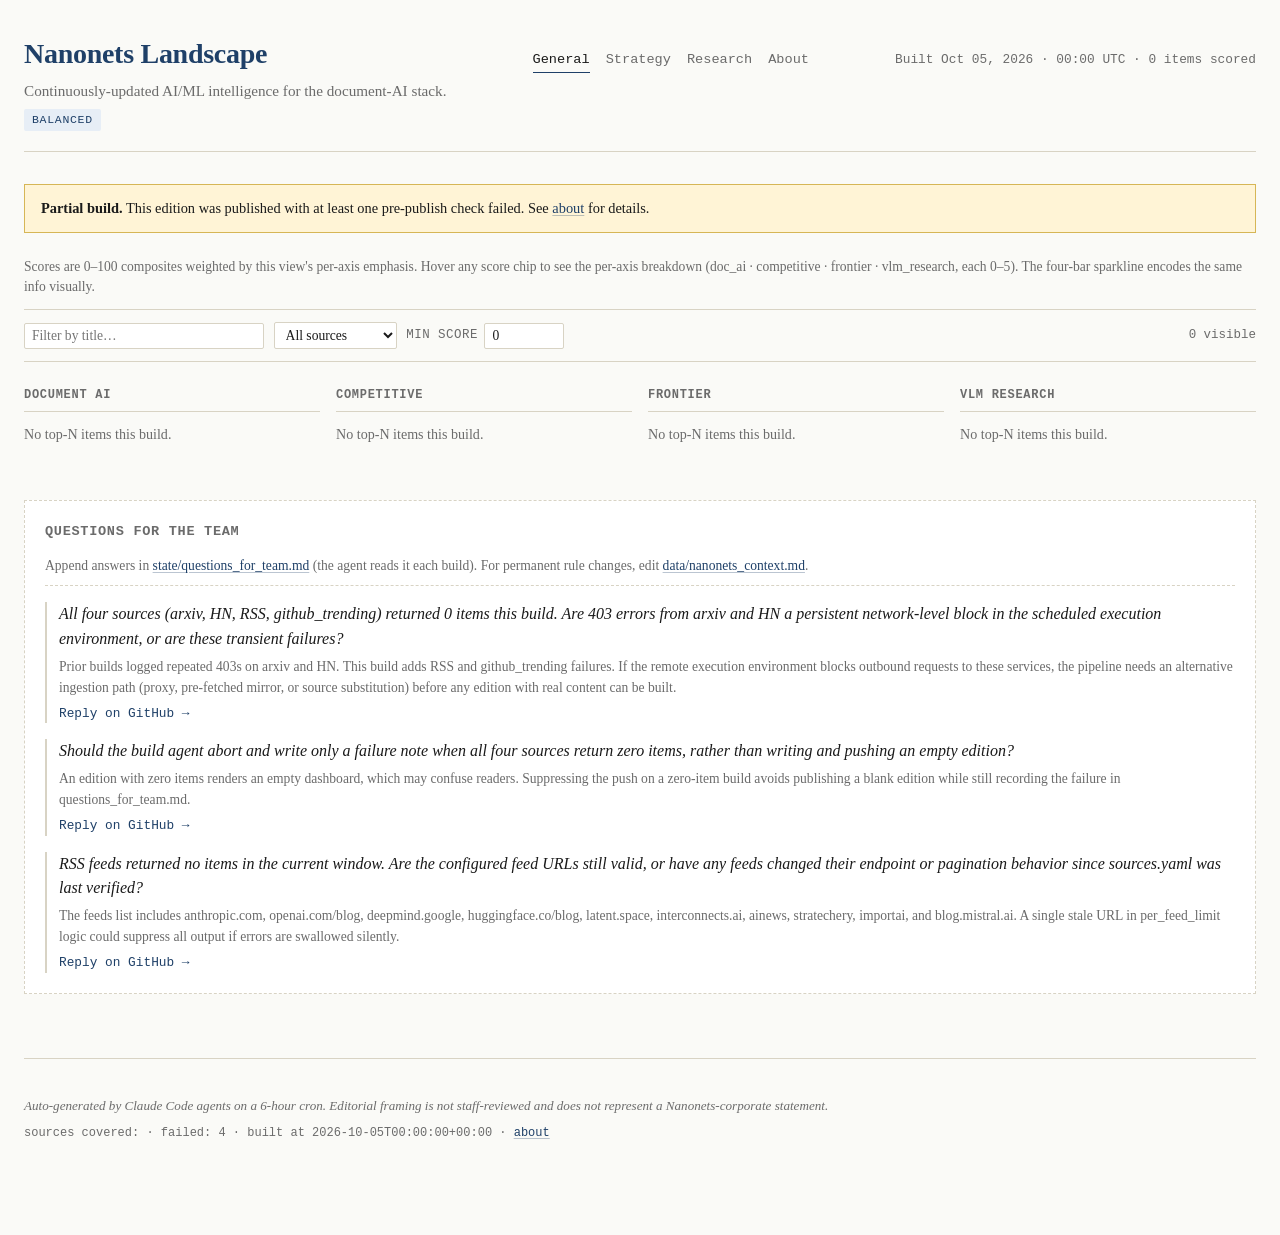
<file: docs/index.html>
<!DOCTYPE html>
<html lang="en">
<head>
  <meta charset="utf-8">
  <meta name="viewport" content="width=device-width, initial-scale=1.0">
  <meta http-equiv="cache-control" content="max-age=300">
  <title>Nanonets Landscape</title>
  <link rel="stylesheet" href="assets/styles.css">
  <style>:root { --color-accent: #1f4068; }</style>
</head>
<body data-view="default">

<header class="site-header">
  <div>
    <h1>Nanonets Landscape</h1>
    <p class="subtitle">Continuously-updated AI/ML intelligence for the document-AI stack.</p>
    <p class="emphasis-tag">Balanced</p>
  </div>
  <nav class="site-nav" aria-label="Audience views">
    <a href="index.html" class="current">General</a>
    <a href="for-prathamesh.html" >Strategy</a>
    <a href="for-dl-team.html" >Research</a>
    <a href="about.html">About</a>
  </nav>
  <span class="built-at">Built Oct 05, 2026 · 00:00 UTC · 0 items scored</span>
</header>

<div class="partial-banner">
  <strong>Partial build.</strong> This edition was published with at least one
  pre-publish check failed. See <a href="about.html">about</a> for details.
</div>

<p class="score-legend">
  Scores are 0–100 composites weighted by this view's per-axis emphasis. Hover any score chip to see the per-axis breakdown
  (doc_ai · competitive · frontier · vlm_research, each 0–5). The four-bar sparkline encodes the same info visually.
</p>

<section class="controls" aria-label="Filter and sort controls">
  <input type="search" id="filter-text" placeholder="Filter by title…" aria-label="Filter by title">
  <select id="filter-source" aria-label="Filter by source">
    <option value="">All sources</option>
    <option value="arxiv">arxiv</option>
    <option value="hn">hn</option>
    <option value="rss">rss</option>
    <option value="github_trending">github_trending</option>
  </select>
  <label>Min score
    <input type="number" id="filter-min" min="0" max="100" step="5" value="0" aria-label="Minimum composite score">
  </label>
  <span id="filter-count" class="filter-count"></span>
</section>


<section class="axes" aria-label="Items by axis">
  <div class="axis-col" data-axis="doc_ai">
    <h2>Document AI</h2>
      <p class="item-summary">No top-N items this build.</p>
  </div>
  <div class="axis-col" data-axis="competitive">
    <h2>Competitive</h2>
      <p class="item-summary">No top-N items this build.</p>
  </div>
  <div class="axis-col" data-axis="frontier">
    <h2>Frontier</h2>
      <p class="item-summary">No top-N items this build.</p>
  </div>
  <div class="axis-col" data-axis="vlm_research">
    <h2>VLM research</h2>
      <p class="item-summary">No top-N items this build.</p>
  </div>
</section>

<aside class="ai-partner" aria-label="Questions from your AI partner">
  <h2>Questions for the team</h2>
  <p class="ai-partner-howto">
    Append answers in
    <a href="https://github.com/shehral/nn-landscape/blob/main/state/questions_for_team.md" target="_blank" rel="noopener">state/questions_for_team.md</a>
    (the agent reads it each build). For permanent rule changes, edit
    <a href="https://github.com/shehral/nn-landscape/blob/main/data/nanonets_context.md" target="_blank" rel="noopener">data/nanonets_context.md</a>.
  </p>
  <div class="question">
    <p class="question-text">All four sources (arxiv, HN, RSS, github_trending) returned 0 items this build. Are 403 errors from arxiv and HN a persistent network-level block in the scheduled execution environment, or are these transient failures?</p>
    <p class="question-context">Prior builds logged repeated 403s on arxiv and HN. This build adds RSS and github_trending failures. If the remote execution environment blocks outbound requests to these services, the pipeline needs an alternative ingestion path (proxy, pre-fetched mirror, or source substitution) before any edition with real content can be built.</p>
    <p class="question-reply"><a href="https://github.com/shehral/nn-landscape/edit/main/state/questions_for_team.md" target="_blank" rel="noopener">Reply on GitHub →</a></p>
  </div>
  <div class="question">
    <p class="question-text">Should the build agent abort and write only a failure note when all four sources return zero items, rather than writing and pushing an empty edition?</p>
    <p class="question-context">An edition with zero items renders an empty dashboard, which may confuse readers. Suppressing the push on a zero-item build avoids publishing a blank edition while still recording the failure in questions_for_team.md.</p>
    <p class="question-reply"><a href="https://github.com/shehral/nn-landscape/edit/main/state/questions_for_team.md" target="_blank" rel="noopener">Reply on GitHub →</a></p>
  </div>
  <div class="question">
    <p class="question-text">RSS feeds returned no items in the current window. Are the configured feed URLs still valid, or have any feeds changed their endpoint or pagination behavior since sources.yaml was last verified?</p>
    <p class="question-context">The feeds list includes anthropic.com, openai.com/blog, deepmind.google, huggingface.co/blog, latent.space, interconnects.ai, ainews, stratechery, importai, and blog.mistral.ai. A single stale URL in per_feed_limit logic could suppress all output if errors are swallowed silently.</p>
    <p class="question-reply"><a href="https://github.com/shehral/nn-landscape/edit/main/state/questions_for_team.md" target="_blank" rel="noopener">Reply on GitHub →</a></p>
  </div>
</aside>

<footer class="site-footer">
  <p class="disclaimer">
    Auto-generated by Claude Code agents on a 6-hour cron. Editorial framing
    is not staff-reviewed and does not represent a Nanonets-corporate
    statement.
  </p>
  <p class="provenance">
    sources covered:     · failed: 4 · built at 2026-10-05T00:00:00+00:00
    · <a href="about.html">about</a>
  </p>
</footer>

<script>
(function() {
  const filterText = document.getElementById('filter-text');
  const filterSource = document.getElementById('filter-source');
  const filterMin = document.getElementById('filter-min');
  const count = document.getElementById('filter-count');
  const items = Array.from(document.querySelectorAll('article.item, .more-items li'));

  function apply() {
    const needle = (filterText.value || '').toLowerCase();
    const source = filterSource.value;
    const minScore = parseInt(filterMin.value, 10) || 0;
    let visible = 0;
    items.forEach(el => {
      const score = parseInt(el.dataset.score, 10) || 0;
      const src = el.dataset.source;
      const text = (el.textContent || '').toLowerCase();
      const ok = (!needle || text.indexOf(needle) >= 0)
              && (!source || src === source)
              && (score >= minScore);
      el.style.display = ok ? '' : 'none';
      if (ok) visible += 1;
    });
    count.textContent = visible + ' visible';
  }

  filterText.addEventListener('input', apply);
  filterSource.addEventListener('change', apply);
  filterMin.addEventListener('input', apply);
  apply();
})();
</script>

</body>
</html>
</file>
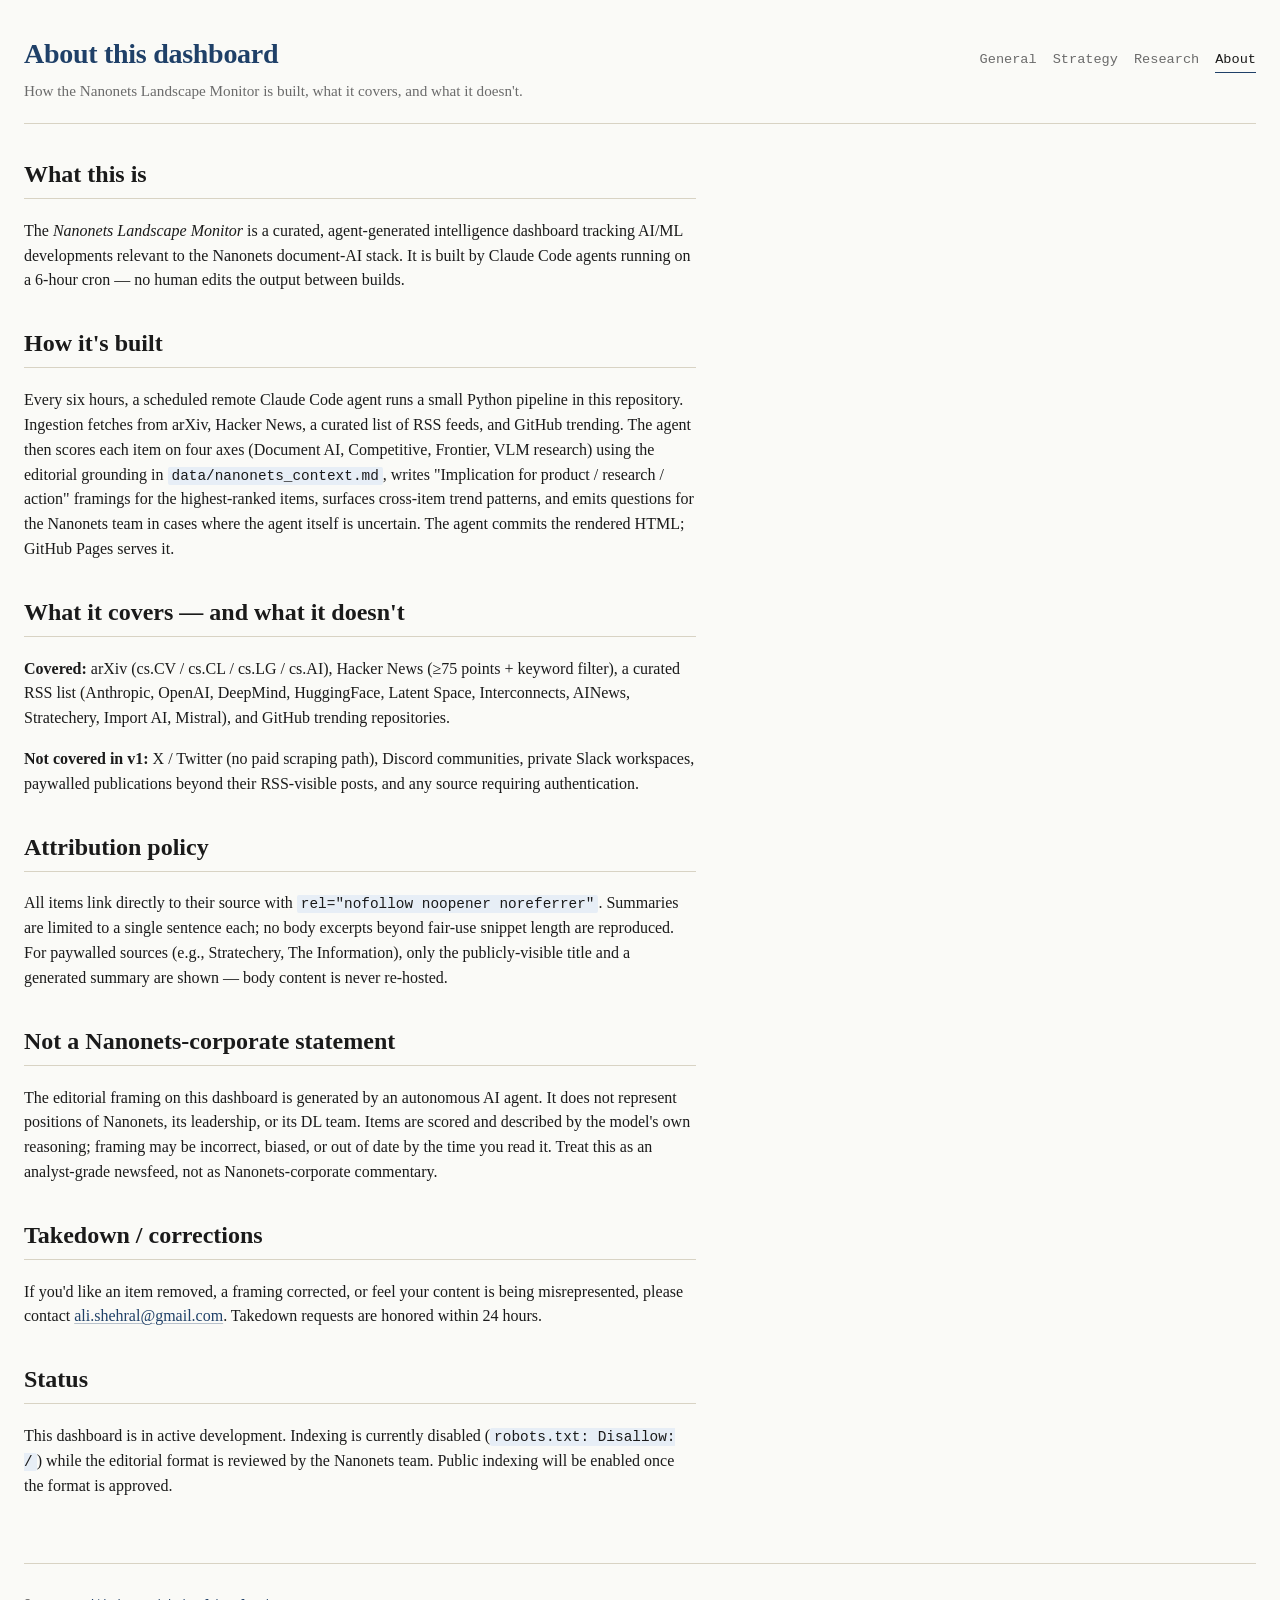
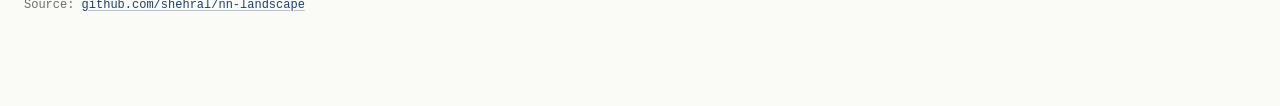
<file: docs/about.html>
<!DOCTYPE html>
<html lang="en">
<head>
  <meta charset="utf-8">
  <meta name="viewport" content="width=device-width, initial-scale=1.0">
  <title>About — Nanonets Landscape</title>
  <link rel="stylesheet" href="assets/styles.css">
</head>
<body>

<header class="site-header">
  <div>
    <h1>About this dashboard</h1>
    <p class="subtitle">How the Nanonets Landscape Monitor is built, what it covers, and what it doesn't.</p>
  </div>
  <nav class="site-nav" aria-label="Audience views">
    <a href="index.html">General</a>
    <a href="for-prathamesh.html">Strategy</a>
    <a href="for-dl-team.html">Research</a>
    <a href="about.html" class="current">About</a>
  </nav>
</header>

<main class="about-content">

<h2>What this is</h2>
<p>
  The <em>Nanonets Landscape Monitor</em> is a curated, agent-generated
  intelligence dashboard tracking AI/ML developments relevant to the
  Nanonets document-AI stack. It is built by Claude Code agents running
  on a 6-hour cron — no human edits the output between builds.
</p>

<h2>How it's built</h2>
<p>
  Every six hours, a scheduled remote Claude Code agent runs a small
  Python pipeline in this repository. Ingestion fetches from arXiv,
  Hacker News, a curated list of RSS feeds, and GitHub trending. The
  agent then scores each item on four axes (Document AI, Competitive,
  Frontier, VLM research) using the editorial grounding in
  <code>data/nanonets_context.md</code>, writes "Implication for product
  / research / action" framings for the highest-ranked items, surfaces
  cross-item trend patterns, and emits questions for the Nanonets team
  in cases where the agent itself is uncertain. The agent commits the
  rendered HTML; GitHub Pages serves it.
</p>

<h2>What it covers — and what it doesn't</h2>
<p>
  <strong>Covered:</strong> arXiv (cs.CV / cs.CL / cs.LG / cs.AI),
  Hacker News (≥75 points + keyword filter), a curated RSS list
  (Anthropic, OpenAI, DeepMind, HuggingFace, Latent Space, Interconnects,
  AINews, Stratechery, Import AI, Mistral), and GitHub trending
  repositories.
</p>
<p>
  <strong>Not covered in v1:</strong> X / Twitter (no paid scraping
  path), Discord communities, private Slack workspaces, paywalled
  publications beyond their RSS-visible posts, and any source requiring
  authentication.
</p>

<h2>Attribution policy</h2>
<p>
  All items link directly to their source with <code>rel="nofollow noopener
  noreferrer"</code>. Summaries are limited to a single sentence each;
  no body excerpts beyond fair-use snippet length are reproduced. For
  paywalled sources (e.g., Stratechery, The Information), only the
  publicly-visible title and a generated summary are shown — body
  content is never re-hosted.
</p>

<h2>Not a Nanonets-corporate statement</h2>
<p>
  The editorial framing on this dashboard is generated by an autonomous
  AI agent. It does not represent positions of Nanonets, its leadership,
  or its DL team. Items are scored and described by the model's own
  reasoning; framing may be incorrect, biased, or out of date by the
  time you read it. Treat this as an analyst-grade newsfeed, not as
  Nanonets-corporate commentary.
</p>

<h2>Takedown / corrections</h2>
<p>
  If you'd like an item removed, a framing corrected, or feel your
  content is being misrepresented, please contact
  <a href="mailto:ali.shehral@gmail.com">ali.shehral@gmail.com</a>.
  Takedown requests are honored within 24 hours.
</p>

<h2>Status</h2>
<p>
  This dashboard is in active development. Indexing is currently
  disabled (<code>robots.txt: Disallow: /</code>) while the editorial
  format is reviewed by the Nanonets team. Public indexing will be
  enabled once the format is approved.
</p>

</main>

<footer class="site-footer">
  <p class="provenance">
    Source: <a href="https://github.com/shehral/nn-landscape">github.com/shehral/nn-landscape</a>
  </p>
</footer>

</body>
</html>
</file>
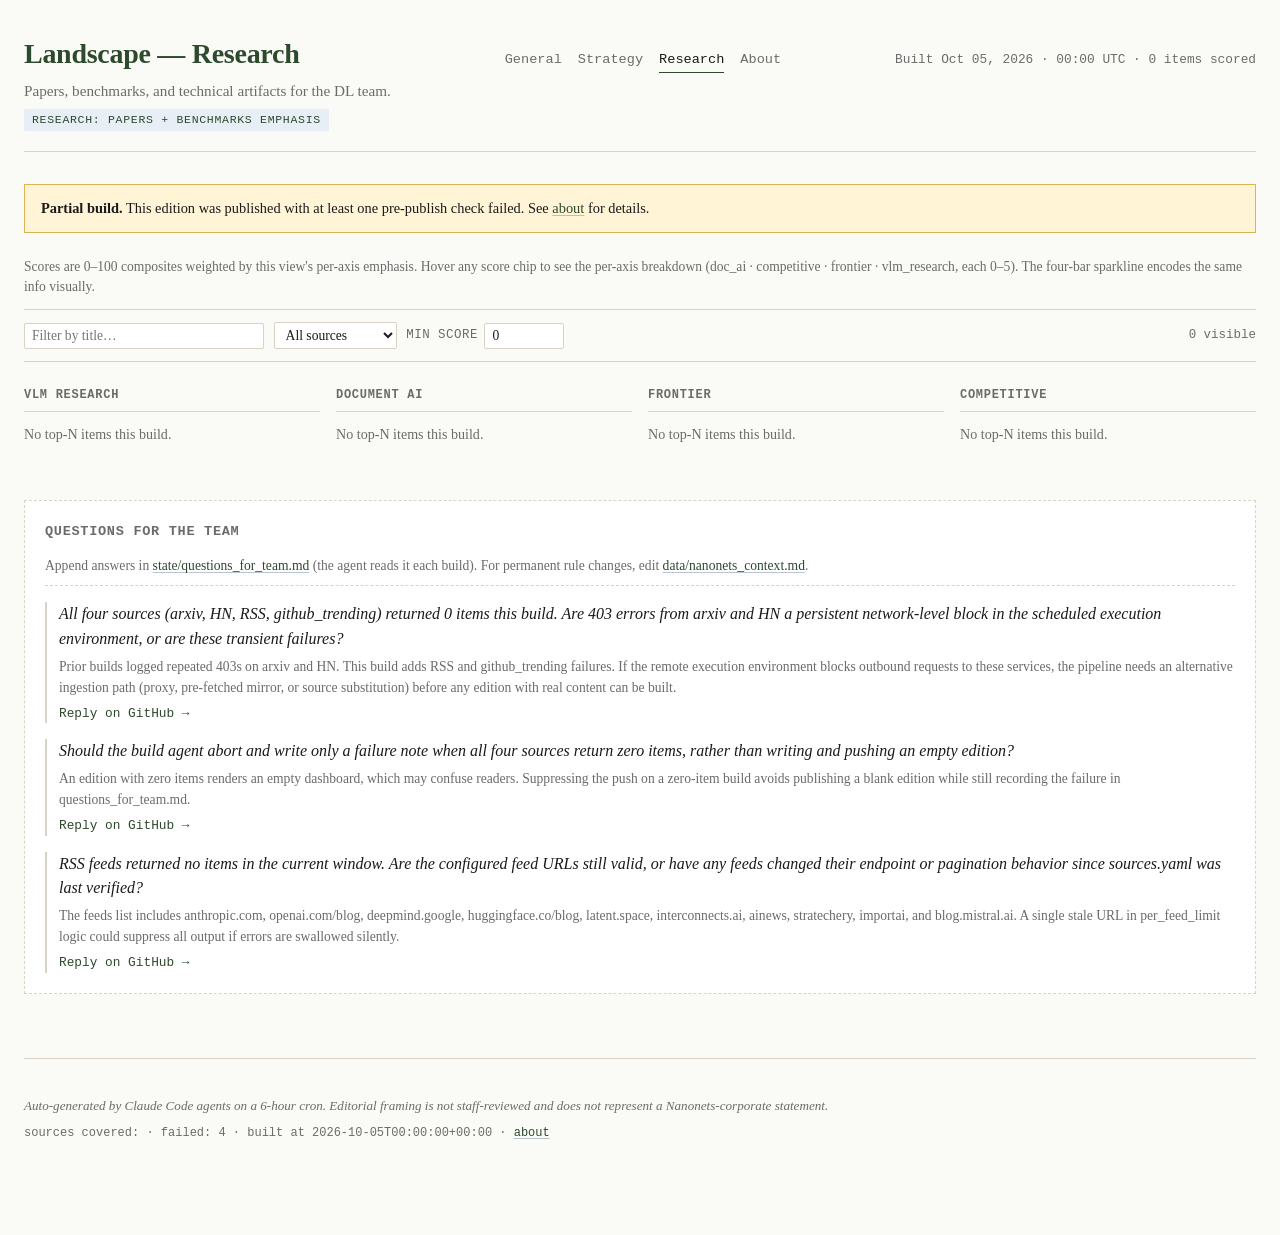
<file: docs/for-dl-team.html>
<!DOCTYPE html>
<html lang="en">
<head>
  <meta charset="utf-8">
  <meta name="viewport" content="width=device-width, initial-scale=1.0">
  <meta http-equiv="cache-control" content="max-age=300">
  <title>Landscape — Research</title>
  <link rel="stylesheet" href="assets/styles.css">
  <style>:root { --color-accent: #2d4a2d; }</style>
</head>
<body data-view="dl_team">

<header class="site-header">
  <div>
    <h1>Landscape — Research</h1>
    <p class="subtitle">Papers, benchmarks, and technical artifacts for the DL team.</p>
    <p class="emphasis-tag">Research: papers + benchmarks emphasis</p>
  </div>
  <nav class="site-nav" aria-label="Audience views">
    <a href="index.html" >General</a>
    <a href="for-prathamesh.html" >Strategy</a>
    <a href="for-dl-team.html" class="current">Research</a>
    <a href="about.html">About</a>
  </nav>
  <span class="built-at">Built Oct 05, 2026 · 00:00 UTC · 0 items scored</span>
</header>

<div class="partial-banner">
  <strong>Partial build.</strong> This edition was published with at least one
  pre-publish check failed. See <a href="about.html">about</a> for details.
</div>

<p class="score-legend">
  Scores are 0–100 composites weighted by this view's per-axis emphasis. Hover any score chip to see the per-axis breakdown
  (doc_ai · competitive · frontier · vlm_research, each 0–5). The four-bar sparkline encodes the same info visually.
</p>

<section class="controls" aria-label="Filter and sort controls">
  <input type="search" id="filter-text" placeholder="Filter by title…" aria-label="Filter by title">
  <select id="filter-source" aria-label="Filter by source">
    <option value="">All sources</option>
    <option value="arxiv">arxiv</option>
    <option value="hn">hn</option>
    <option value="rss">rss</option>
    <option value="github_trending">github_trending</option>
  </select>
  <label>Min score
    <input type="number" id="filter-min" min="0" max="100" step="5" value="0" aria-label="Minimum composite score">
  </label>
  <span id="filter-count" class="filter-count"></span>
</section>


<section class="axes" aria-label="Items by axis">
  <div class="axis-col" data-axis="vlm_research">
    <h2>VLM research</h2>
      <p class="item-summary">No top-N items this build.</p>
  </div>
  <div class="axis-col" data-axis="doc_ai">
    <h2>Document AI</h2>
      <p class="item-summary">No top-N items this build.</p>
  </div>
  <div class="axis-col" data-axis="frontier">
    <h2>Frontier</h2>
      <p class="item-summary">No top-N items this build.</p>
  </div>
  <div class="axis-col" data-axis="competitive">
    <h2>Competitive</h2>
      <p class="item-summary">No top-N items this build.</p>
  </div>
</section>

<aside class="ai-partner" aria-label="Questions from your AI partner">
  <h2>Questions for the team</h2>
  <p class="ai-partner-howto">
    Append answers in
    <a href="https://github.com/shehral/nn-landscape/blob/main/state/questions_for_team.md" target="_blank" rel="noopener">state/questions_for_team.md</a>
    (the agent reads it each build). For permanent rule changes, edit
    <a href="https://github.com/shehral/nn-landscape/blob/main/data/nanonets_context.md" target="_blank" rel="noopener">data/nanonets_context.md</a>.
  </p>
  <div class="question">
    <p class="question-text">All four sources (arxiv, HN, RSS, github_trending) returned 0 items this build. Are 403 errors from arxiv and HN a persistent network-level block in the scheduled execution environment, or are these transient failures?</p>
    <p class="question-context">Prior builds logged repeated 403s on arxiv and HN. This build adds RSS and github_trending failures. If the remote execution environment blocks outbound requests to these services, the pipeline needs an alternative ingestion path (proxy, pre-fetched mirror, or source substitution) before any edition with real content can be built.</p>
    <p class="question-reply"><a href="https://github.com/shehral/nn-landscape/edit/main/state/questions_for_team.md" target="_blank" rel="noopener">Reply on GitHub →</a></p>
  </div>
  <div class="question">
    <p class="question-text">Should the build agent abort and write only a failure note when all four sources return zero items, rather than writing and pushing an empty edition?</p>
    <p class="question-context">An edition with zero items renders an empty dashboard, which may confuse readers. Suppressing the push on a zero-item build avoids publishing a blank edition while still recording the failure in questions_for_team.md.</p>
    <p class="question-reply"><a href="https://github.com/shehral/nn-landscape/edit/main/state/questions_for_team.md" target="_blank" rel="noopener">Reply on GitHub →</a></p>
  </div>
  <div class="question">
    <p class="question-text">RSS feeds returned no items in the current window. Are the configured feed URLs still valid, or have any feeds changed their endpoint or pagination behavior since sources.yaml was last verified?</p>
    <p class="question-context">The feeds list includes anthropic.com, openai.com/blog, deepmind.google, huggingface.co/blog, latent.space, interconnects.ai, ainews, stratechery, importai, and blog.mistral.ai. A single stale URL in per_feed_limit logic could suppress all output if errors are swallowed silently.</p>
    <p class="question-reply"><a href="https://github.com/shehral/nn-landscape/edit/main/state/questions_for_team.md" target="_blank" rel="noopener">Reply on GitHub →</a></p>
  </div>
</aside>

<footer class="site-footer">
  <p class="disclaimer">
    Auto-generated by Claude Code agents on a 6-hour cron. Editorial framing
    is not staff-reviewed and does not represent a Nanonets-corporate
    statement.
  </p>
  <p class="provenance">
    sources covered:     · failed: 4 · built at 2026-10-05T00:00:00+00:00
    · <a href="about.html">about</a>
  </p>
</footer>

<script>
(function() {
  const filterText = document.getElementById('filter-text');
  const filterSource = document.getElementById('filter-source');
  const filterMin = document.getElementById('filter-min');
  const count = document.getElementById('filter-count');
  const items = Array.from(document.querySelectorAll('article.item, .more-items li'));

  function apply() {
    const needle = (filterText.value || '').toLowerCase();
    const source = filterSource.value;
    const minScore = parseInt(filterMin.value, 10) || 0;
    let visible = 0;
    items.forEach(el => {
      const score = parseInt(el.dataset.score, 10) || 0;
      const src = el.dataset.source;
      const text = (el.textContent || '').toLowerCase();
      const ok = (!needle || text.indexOf(needle) >= 0)
              && (!source || src === source)
              && (score >= minScore);
      el.style.display = ok ? '' : 'none';
      if (ok) visible += 1;
    });
    count.textContent = visible + ' visible';
  }

  filterText.addEventListener('input', apply);
  filterSource.addEventListener('change', apply);
  filterMin.addEventListener('input', apply);
  apply();
})();
</script>

</body>
</html>
</file>
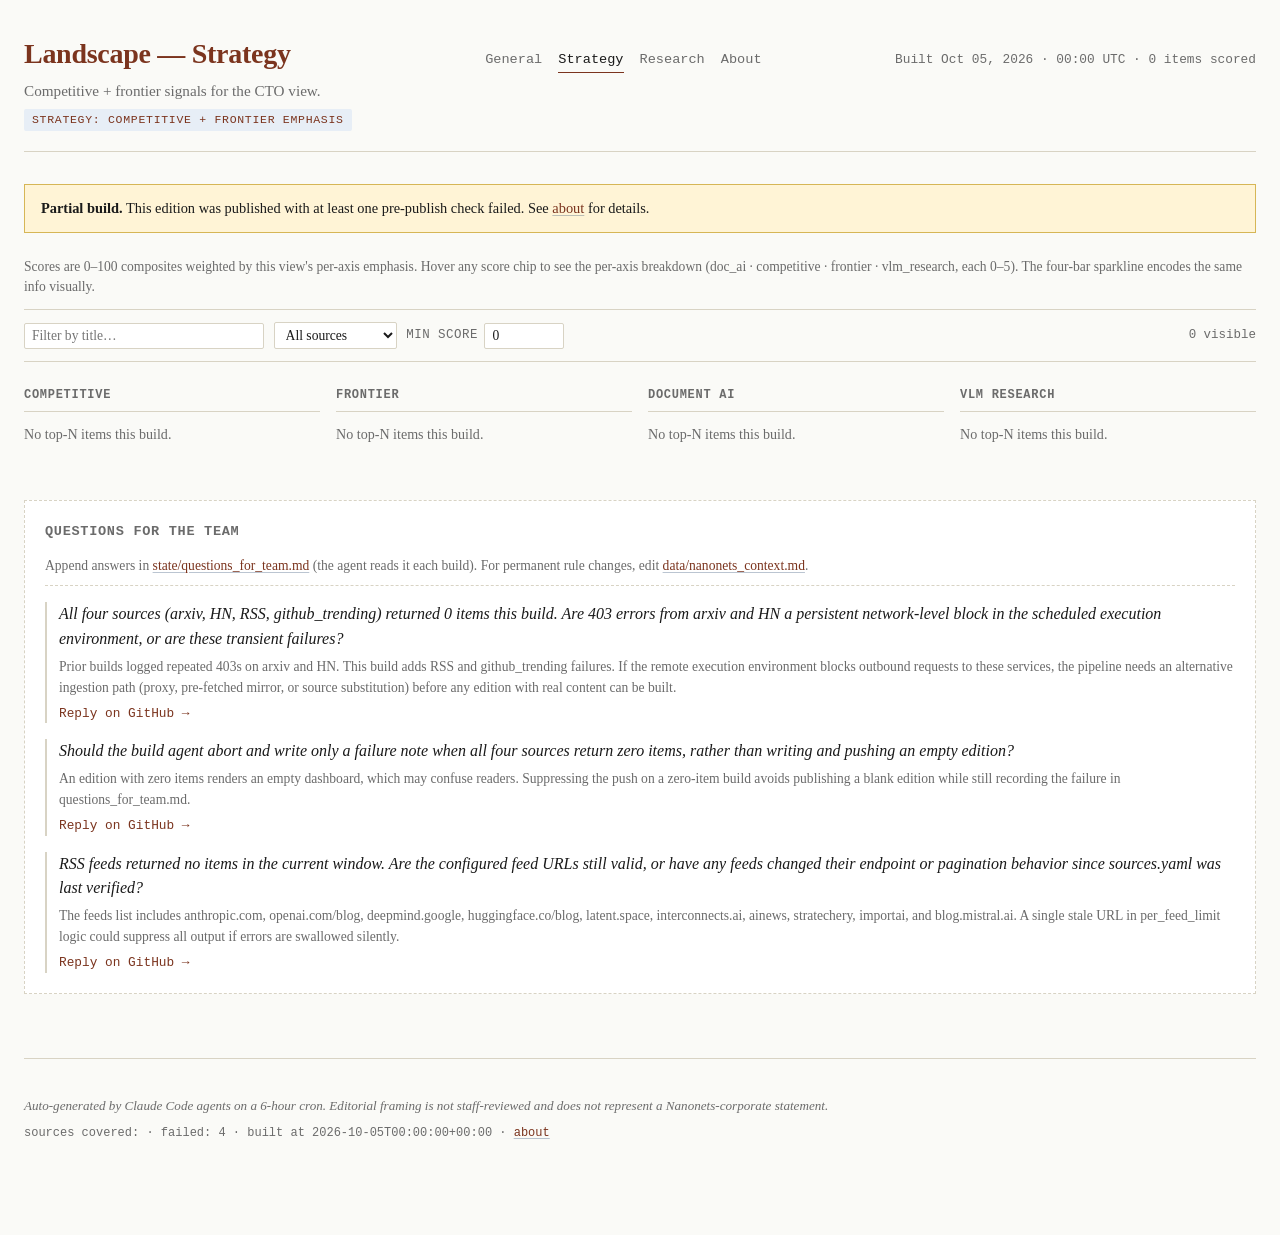
<file: docs/for-prathamesh.html>
<!DOCTYPE html>
<html lang="en">
<head>
  <meta charset="utf-8">
  <meta name="viewport" content="width=device-width, initial-scale=1.0">
  <meta http-equiv="cache-control" content="max-age=300">
  <title>Landscape — Strategy</title>
  <link rel="stylesheet" href="assets/styles.css">
  <style>:root { --color-accent: #7b341e; }</style>
</head>
<body data-view="prathamesh">

<header class="site-header">
  <div>
    <h1>Landscape — Strategy</h1>
    <p class="subtitle">Competitive + frontier signals for the CTO view.</p>
    <p class="emphasis-tag">Strategy: competitive + frontier emphasis</p>
  </div>
  <nav class="site-nav" aria-label="Audience views">
    <a href="index.html" >General</a>
    <a href="for-prathamesh.html" class="current">Strategy</a>
    <a href="for-dl-team.html" >Research</a>
    <a href="about.html">About</a>
  </nav>
  <span class="built-at">Built Oct 05, 2026 · 00:00 UTC · 0 items scored</span>
</header>

<div class="partial-banner">
  <strong>Partial build.</strong> This edition was published with at least one
  pre-publish check failed. See <a href="about.html">about</a> for details.
</div>

<p class="score-legend">
  Scores are 0–100 composites weighted by this view's per-axis emphasis. Hover any score chip to see the per-axis breakdown
  (doc_ai · competitive · frontier · vlm_research, each 0–5). The four-bar sparkline encodes the same info visually.
</p>

<section class="controls" aria-label="Filter and sort controls">
  <input type="search" id="filter-text" placeholder="Filter by title…" aria-label="Filter by title">
  <select id="filter-source" aria-label="Filter by source">
    <option value="">All sources</option>
    <option value="arxiv">arxiv</option>
    <option value="hn">hn</option>
    <option value="rss">rss</option>
    <option value="github_trending">github_trending</option>
  </select>
  <label>Min score
    <input type="number" id="filter-min" min="0" max="100" step="5" value="0" aria-label="Minimum composite score">
  </label>
  <span id="filter-count" class="filter-count"></span>
</section>


<section class="axes" aria-label="Items by axis">
  <div class="axis-col" data-axis="competitive">
    <h2>Competitive</h2>
      <p class="item-summary">No top-N items this build.</p>
  </div>
  <div class="axis-col" data-axis="frontier">
    <h2>Frontier</h2>
      <p class="item-summary">No top-N items this build.</p>
  </div>
  <div class="axis-col" data-axis="doc_ai">
    <h2>Document AI</h2>
      <p class="item-summary">No top-N items this build.</p>
  </div>
  <div class="axis-col" data-axis="vlm_research">
    <h2>VLM research</h2>
      <p class="item-summary">No top-N items this build.</p>
  </div>
</section>

<aside class="ai-partner" aria-label="Questions from your AI partner">
  <h2>Questions for the team</h2>
  <p class="ai-partner-howto">
    Append answers in
    <a href="https://github.com/shehral/nn-landscape/blob/main/state/questions_for_team.md" target="_blank" rel="noopener">state/questions_for_team.md</a>
    (the agent reads it each build). For permanent rule changes, edit
    <a href="https://github.com/shehral/nn-landscape/blob/main/data/nanonets_context.md" target="_blank" rel="noopener">data/nanonets_context.md</a>.
  </p>
  <div class="question">
    <p class="question-text">All four sources (arxiv, HN, RSS, github_trending) returned 0 items this build. Are 403 errors from arxiv and HN a persistent network-level block in the scheduled execution environment, or are these transient failures?</p>
    <p class="question-context">Prior builds logged repeated 403s on arxiv and HN. This build adds RSS and github_trending failures. If the remote execution environment blocks outbound requests to these services, the pipeline needs an alternative ingestion path (proxy, pre-fetched mirror, or source substitution) before any edition with real content can be built.</p>
    <p class="question-reply"><a href="https://github.com/shehral/nn-landscape/edit/main/state/questions_for_team.md" target="_blank" rel="noopener">Reply on GitHub →</a></p>
  </div>
  <div class="question">
    <p class="question-text">Should the build agent abort and write only a failure note when all four sources return zero items, rather than writing and pushing an empty edition?</p>
    <p class="question-context">An edition with zero items renders an empty dashboard, which may confuse readers. Suppressing the push on a zero-item build avoids publishing a blank edition while still recording the failure in questions_for_team.md.</p>
    <p class="question-reply"><a href="https://github.com/shehral/nn-landscape/edit/main/state/questions_for_team.md" target="_blank" rel="noopener">Reply on GitHub →</a></p>
  </div>
  <div class="question">
    <p class="question-text">RSS feeds returned no items in the current window. Are the configured feed URLs still valid, or have any feeds changed their endpoint or pagination behavior since sources.yaml was last verified?</p>
    <p class="question-context">The feeds list includes anthropic.com, openai.com/blog, deepmind.google, huggingface.co/blog, latent.space, interconnects.ai, ainews, stratechery, importai, and blog.mistral.ai. A single stale URL in per_feed_limit logic could suppress all output if errors are swallowed silently.</p>
    <p class="question-reply"><a href="https://github.com/shehral/nn-landscape/edit/main/state/questions_for_team.md" target="_blank" rel="noopener">Reply on GitHub →</a></p>
  </div>
</aside>

<footer class="site-footer">
  <p class="disclaimer">
    Auto-generated by Claude Code agents on a 6-hour cron. Editorial framing
    is not staff-reviewed and does not represent a Nanonets-corporate
    statement.
  </p>
  <p class="provenance">
    sources covered:     · failed: 4 · built at 2026-10-05T00:00:00+00:00
    · <a href="about.html">about</a>
  </p>
</footer>

<script>
(function() {
  const filterText = document.getElementById('filter-text');
  const filterSource = document.getElementById('filter-source');
  const filterMin = document.getElementById('filter-min');
  const count = document.getElementById('filter-count');
  const items = Array.from(document.querySelectorAll('article.item, .more-items li'));

  function apply() {
    const needle = (filterText.value || '').toLowerCase();
    const source = filterSource.value;
    const minScore = parseInt(filterMin.value, 10) || 0;
    let visible = 0;
    items.forEach(el => {
      const score = parseInt(el.dataset.score, 10) || 0;
      const src = el.dataset.source;
      const text = (el.textContent || '').toLowerCase();
      const ok = (!needle || text.indexOf(needle) >= 0)
              && (!source || src === source)
              && (score >= minScore);
      el.style.display = ok ? '' : 'none';
      if (ok) visible += 1;
    });
    count.textContent = visible + ' visible';
  }

  filterText.addEventListener('input', apply);
  filterSource.addEventListener('change', apply);
  filterMin.addEventListener('input', apply);
  apply();
})();
</script>

</body>
</html>
</file>
<file: docs/assets/styles.css>
/* Nanonets Landscape — analyst-grade typography, restrained palette,
   no build step. CSS variables + Grid + mobile-first. */

:root {
  --color-bg: #fafaf7;
  --color-card: #ffffff;
  --color-text: #1a1a1a;
  --color-muted: #6b6b6b;
  --color-rule: #d8d3c4;
  --color-accent: #1f4068;
  --color-accent-soft: #e7eef6;
  --color-hostility: #8a4a31;
  --color-hostility-soft: #f5ece5;

  --serif: "Iowan Old Style", "Source Serif Pro", "Charter", Georgia, serif;
  --mono: "JetBrains Mono", "SF Mono", Menlo, Consolas, monospace;

  --content-max: 88rem;
  --gutter: 1.5rem;
  --line-height: 1.55;

  --shadow-card: 0 1px 0 rgba(0, 0, 0, 0.04), 0 1px 3px rgba(0, 0, 0, 0.04);
}

* { box-sizing: border-box; }

html {
  font-family: var(--serif);
  color: var(--color-text);
  background: var(--color-bg);
  -webkit-font-smoothing: antialiased;
  text-rendering: optimizeLegibility;
  font-size: 16px;
}

body {
  margin: 0;
  line-height: var(--line-height);
  max-width: var(--content-max);
  margin-inline: auto;
  padding: 2rem var(--gutter) 5rem;
}

a {
  color: var(--color-accent);
  text-decoration: underline;
  text-decoration-color: rgba(31, 64, 104, 0.3);
  text-underline-offset: 2px;
}

a:hover { text-decoration-color: currentColor; }

/* ---------- Header ---------- */

.site-header {
  border-bottom: 1px solid var(--color-rule);
  padding-bottom: 1.25rem;
  margin-bottom: 2rem;
  display: flex;
  align-items: baseline;
  justify-content: space-between;
  gap: 1.5rem;
  flex-wrap: wrap;
}

.site-header h1 {
  margin: 0;
  font-size: 1.75rem;
  font-weight: 600;
  letter-spacing: -0.01em;
  color: var(--color-accent);
}

.site-header .subtitle {
  color: var(--color-muted);
  font-size: 0.95rem;
  margin: 0.25rem 0 0;
}

.site-header .emphasis-tag {
  font-family: var(--mono);
  font-size: 0.72rem;
  text-transform: uppercase;
  letter-spacing: 0.06em;
  color: var(--color-accent);
  background: var(--color-accent-soft);
  display: inline-block;
  padding: 2px 8px;
  border-radius: 2px;
  margin: 0.4rem 0 0;
}

.site-nav {
  display: flex;
  gap: 1rem;
  font-family: var(--mono);
  font-size: 0.85rem;
}

.site-nav a {
  text-decoration: none;
  color: var(--color-muted);
  padding-bottom: 2px;
  border-bottom: 1px solid transparent;
}

.site-nav a.current {
  color: var(--color-text);
  border-bottom-color: var(--color-accent);
}

.built-at {
  font-family: var(--mono);
  font-size: 0.8rem;
  color: var(--color-muted);
}

/* ---------- Brief (trend bullets above fold) ---------- */

.brief {
  background: var(--color-accent-soft);
  border-left: 3px solid var(--color-accent);
  padding: 1rem 1.25rem;
  margin-bottom: 2rem;
}

.brief h2 {
  margin: 0 0 0.5rem;
  font-size: 0.85rem;
  font-family: var(--mono);
  text-transform: uppercase;
  letter-spacing: 0.05em;
  color: var(--color-accent);
}

.brief ul { margin: 0; padding-left: 1.25rem; }
.brief li { margin-bottom: 0.4rem; }
.brief li:last-child { margin-bottom: 0; }

/* ---------- Axis columns ---------- */

.axes {
  display: grid;
  grid-template-columns: repeat(4, 1fr);
  gap: 1rem;
}

@media (max-width: 1100px) { .axes { grid-template-columns: repeat(2, 1fr); } }
@media (max-width: 640px)  { .axes { grid-template-columns: 1fr; } }

.axis-col h2 {
  font-family: var(--mono);
  font-size: 0.75rem;
  text-transform: uppercase;
  letter-spacing: 0.06em;
  color: var(--color-muted);
  margin: 0 0 0.75rem;
  padding-bottom: 0.4rem;
  border-bottom: 1px solid var(--color-rule);
}

/* ---------- Item card ---------- */

.item {
  background: var(--color-card);
  border: 1px solid var(--color-rule);
  padding: 0.75rem 0.9rem;
  margin-bottom: 0.7rem;
  box-shadow: var(--shadow-card);
  border-radius: 2px;
}

.item.hostility {
  border-left: 3px solid var(--color-hostility);
  background: var(--color-hostility-soft);
}

.item-meta {
  display: flex;
  gap: 0.6rem;
  align-items: center;
  font-family: var(--mono);
  font-size: 0.7rem;
  color: var(--color-muted);
  margin-bottom: 0.35rem;
}

.item-score {
  color: var(--color-text);
  font-weight: 600;
  background: var(--color-accent-soft);
  padding: 1px 5px;
  border-radius: 2px;
  cursor: help;
}

.item.hostility .item-score { background: var(--color-hostility-soft); color: var(--color-hostility); }

.item-source { text-transform: uppercase; letter-spacing: 0.04em; }

/* 4-bar sparkline: doc_ai · competitive · frontier · vlm_research */
.sparkline {
  display: inline-flex;
  align-items: flex-end;
  gap: 1px;
  height: 12px;
  width: 16px;
  background: rgba(0, 0, 0, 0.03);
  border-radius: 1px;
  padding: 1px;
}
.sparkline > span {
  display: inline-block;
  width: 3px;
  background: var(--color-accent);
  border-radius: 1px 1px 0 0;
  min-height: 1px;
}
.item.hostility .sparkline > span { background: var(--color-hostility); }

.item-title {
  font-size: 0.97rem;
  line-height: 1.35;
  margin: 0 0 0.35rem;
  font-weight: 500;
}

.item-title a { color: var(--color-text); text-decoration: none; }
.item-title a:hover { color: var(--color-accent); }

.item-summary {
  font-size: 0.88rem;
  color: var(--color-muted);
  margin: 0 0 0.4rem;
}

.framing {
  font-size: 0.82rem;
  border-top: 1px dashed var(--color-rule);
  padding-top: 0.5rem;
  margin-top: 0.5rem;
}

.framing dl { margin: 0; }
.framing dt {
  font-family: var(--mono);
  font-size: 0.7rem;
  text-transform: uppercase;
  letter-spacing: 0.04em;
  color: var(--color-muted);
  margin-top: 0.4rem;
}
.framing dt:first-child { margin-top: 0; }
.framing dd { margin: 0.1rem 0 0; }

.secondary-axes {
  font-family: var(--mono);
  font-size: 0.7rem;
  color: var(--color-muted);
}

/* ---------- Sidebar (AI-partner channel) ---------- */

.ai-partner {
  margin-top: 3rem;
  padding: 1.25rem;
  background: var(--color-card);
  border: 1px dashed var(--color-rule);
}

.ai-partner h2 {
  margin: 0 0 0.75rem;
  font-size: 0.85rem;
  font-family: var(--mono);
  text-transform: uppercase;
  letter-spacing: 0.05em;
  color: var(--color-muted);
}

.ai-partner .question {
  margin-bottom: 1rem;
  padding-left: 0.75rem;
  border-left: 2px solid var(--color-rule);
}

.ai-partner .question:last-child { margin-bottom: 0; }

.ai-partner .question-text { margin: 0 0 0.25rem; font-style: italic; }
.ai-partner .question-context { font-size: 0.85rem; color: var(--color-muted); margin: 0 0 0.35rem; }
.ai-partner .question-reply { margin: 0; font-size: 0.8rem; font-family: var(--mono); }
.ai-partner .question-reply a { text-decoration: none; color: var(--color-accent); }
.ai-partner .question-reply a:hover { text-decoration: underline; }
.ai-partner-howto { font-size: 0.85rem; color: var(--color-muted); margin: 0 0 1rem; padding-bottom: 0.6rem; border-bottom: 1px dashed var(--color-rule); }

/* ---------- Footer ---------- */

.site-footer {
  margin-top: 4rem;
  padding-top: 1.5rem;
  border-top: 1px solid var(--color-rule);
  font-size: 0.82rem;
  color: var(--color-muted);
}

.site-footer .disclaimer {
  font-style: italic;
  margin-bottom: 0.5rem;
}

.site-footer .provenance {
  font-family: var(--mono);
  font-size: 0.75rem;
  margin-top: 0.5rem;
}

.partial-banner {
  background: #fff4d6;
  border: 1px solid #d6b656;
  padding: 0.75rem 1rem;
  margin-bottom: 1.5rem;
  font-size: 0.9rem;
}

/* Score legend (above filters) */
.score-legend {
  font-size: 0.85rem;
  color: var(--color-muted);
  margin: 0 0 0.75rem;
  line-height: 1.5;
}

/* Filter + sort controls */
.controls {
  display: flex;
  gap: 0.6rem;
  align-items: center;
  flex-wrap: wrap;
  padding: 0.75rem 0;
  margin: 0 0 1.5rem;
  border-top: 1px solid var(--color-rule);
  border-bottom: 1px solid var(--color-rule);
  font-size: 0.85rem;
}
.controls input[type="search"],
.controls input[type="number"],
.controls select {
  font-family: var(--serif);
  font-size: 0.85rem;
  padding: 4px 7px;
  border: 1px solid var(--color-rule);
  border-radius: 2px;
  background: var(--color-card);
  color: var(--color-text);
}
.controls input[type="search"] { min-width: 240px; }
.controls input[type="number"] { width: 5rem; }
.controls label {
  display: inline-flex;
  align-items: center;
  gap: 0.4rem;
  color: var(--color-muted);
  font-family: var(--mono);
  font-size: 0.78rem;
  text-transform: uppercase;
  letter-spacing: 0.04em;
}
.controls .filter-count {
  margin-left: auto;
  font-family: var(--mono);
  font-size: 0.78rem;
  color: var(--color-muted);
}

/* "Show N more" disclosure */
.more-items {
  margin-top: 0.4rem;
  font-size: 0.83rem;
}
.more-items summary {
  cursor: pointer;
  font-family: var(--mono);
  font-size: 0.72rem;
  text-transform: uppercase;
  letter-spacing: 0.05em;
  color: var(--color-muted);
  padding: 0.4rem 0;
  border-top: 1px dashed var(--color-rule);
}
.more-items summary:hover { color: var(--color-accent); }
.more-items ul { margin: 0.4rem 0 0; padding: 0; list-style: none; }
.more-items li {
  display: flex;
  align-items: baseline;
  gap: 0.4rem;
  padding: 0.3rem 0;
  border-bottom: 1px dotted var(--color-rule);
}
.more-items li:last-child { border-bottom: none; }
.more-score {
  font-family: var(--mono);
  font-size: 0.72rem;
  color: var(--color-muted);
  font-weight: 600;
  min-width: 22px;
  text-align: right;
}
.more-items li a { color: var(--color-text); text-decoration: none; flex: 1; }
.more-items li a:hover { color: var(--color-accent); text-decoration: underline; }
.more-source {
  font-family: var(--mono);
  font-size: 0.7rem;
  color: var(--color-muted);
  text-transform: uppercase;
}

/* ---------- About page ---------- */

.about-content {
  max-width: 42rem;
}

.about-content h2 {
  margin-top: 2rem;
  border-bottom: 1px solid var(--color-rule);
  padding-bottom: 0.3rem;
}

.about-content p { font-size: 1rem; }
.about-content code { font-family: var(--mono); font-size: 0.9em; background: var(--color-accent-soft); padding: 1px 4px; border-radius: 2px; }
</file>
